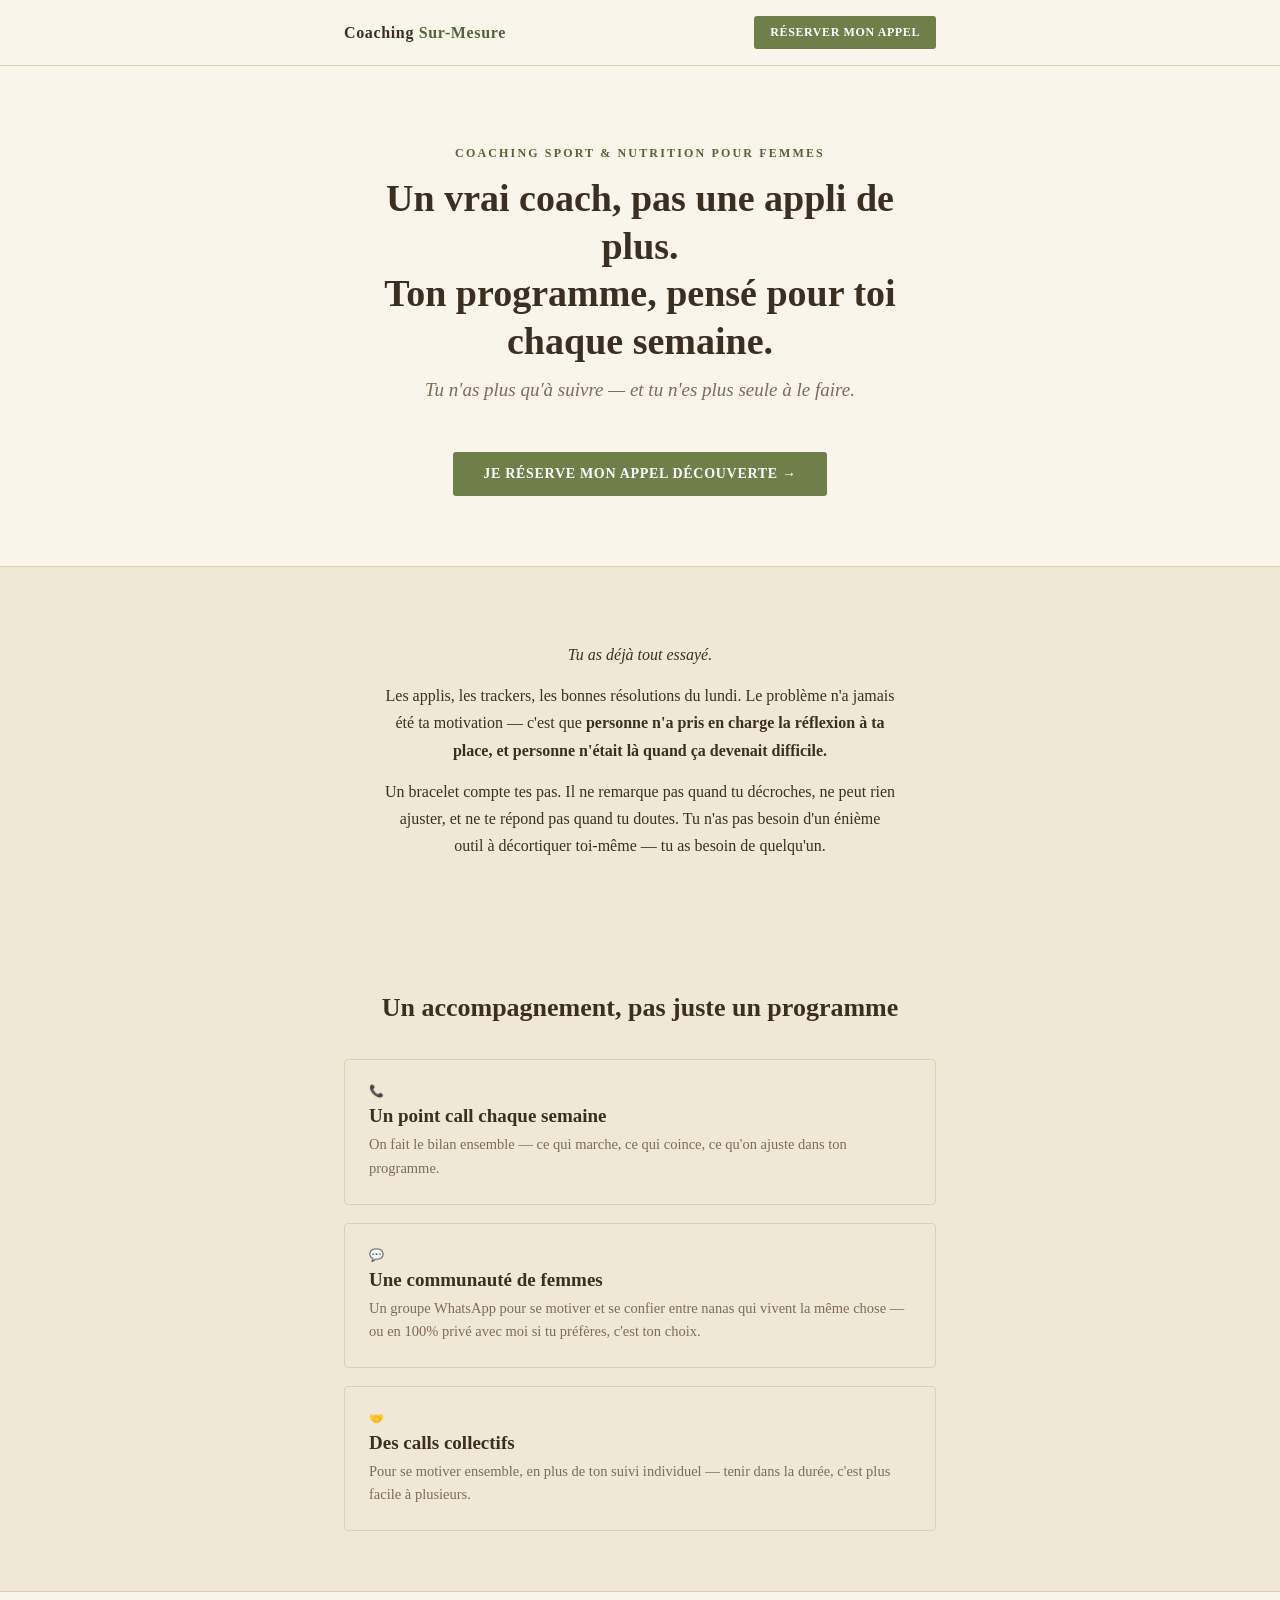
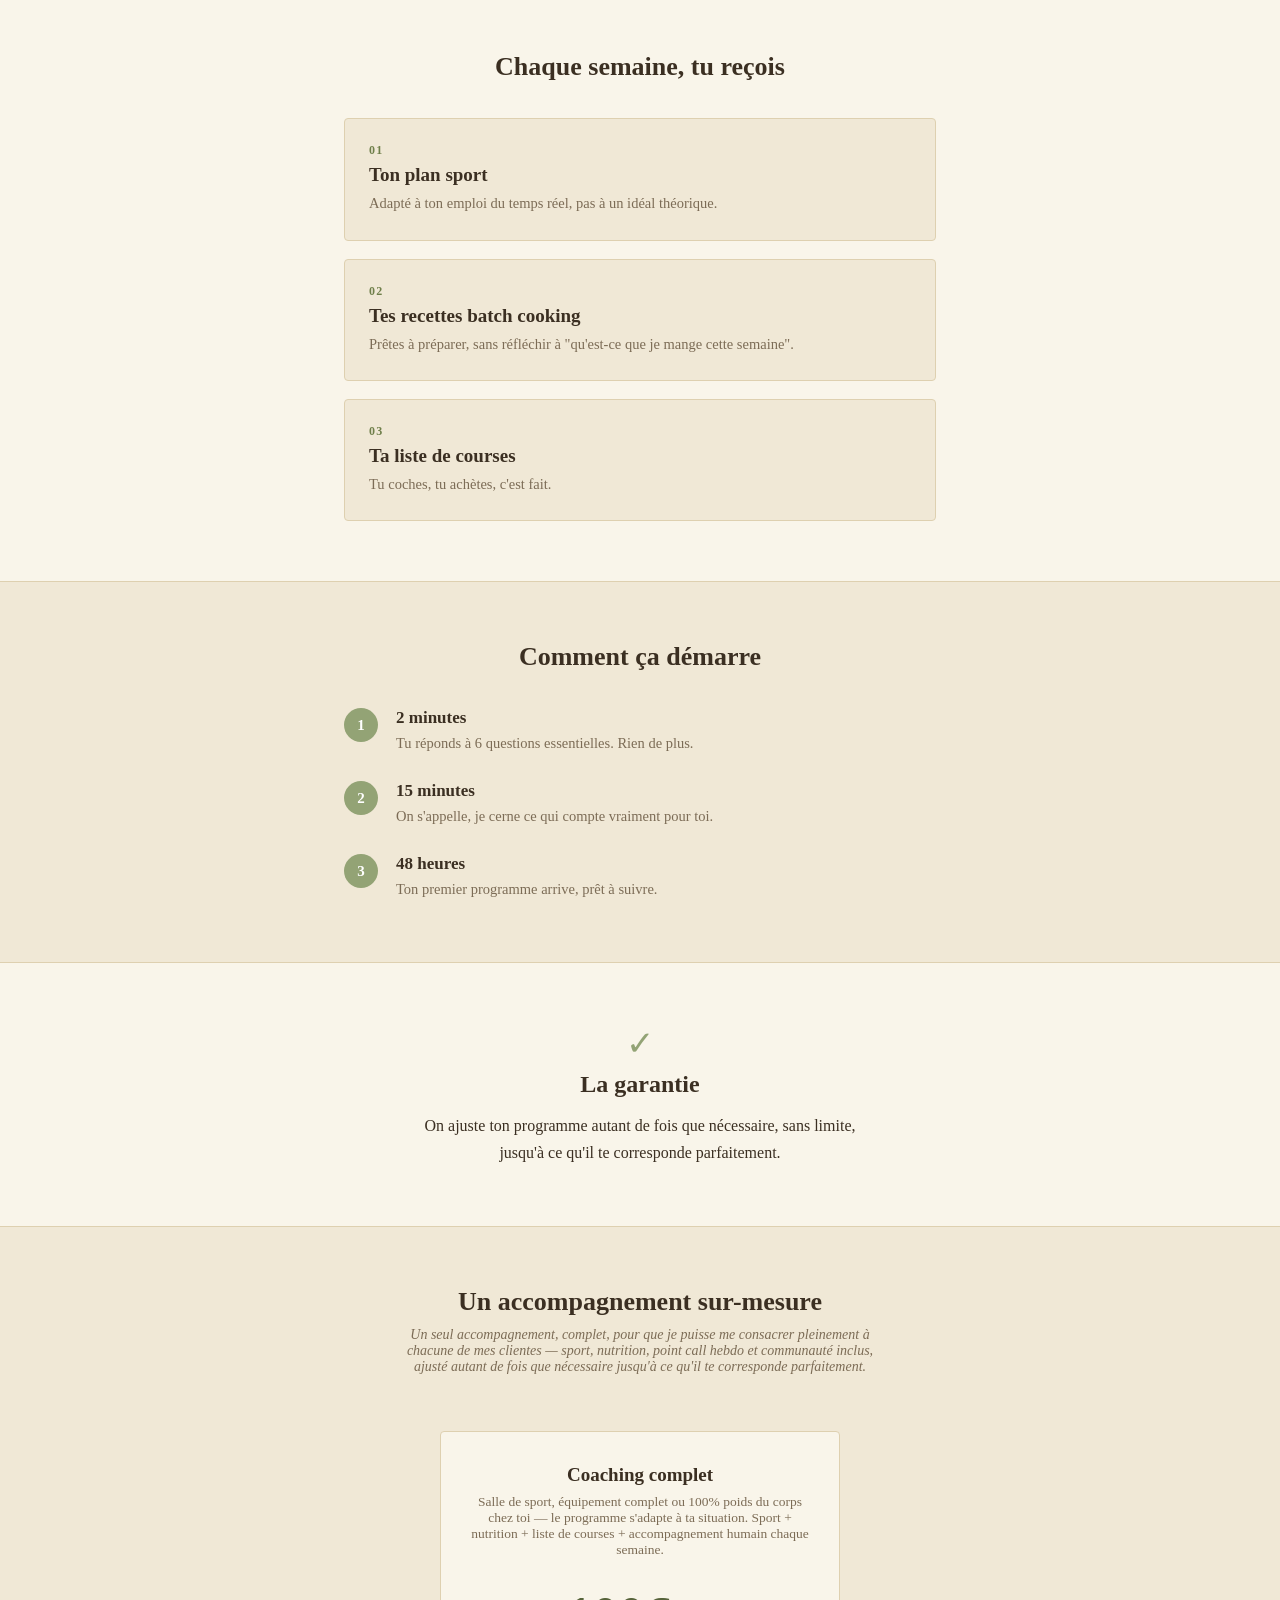
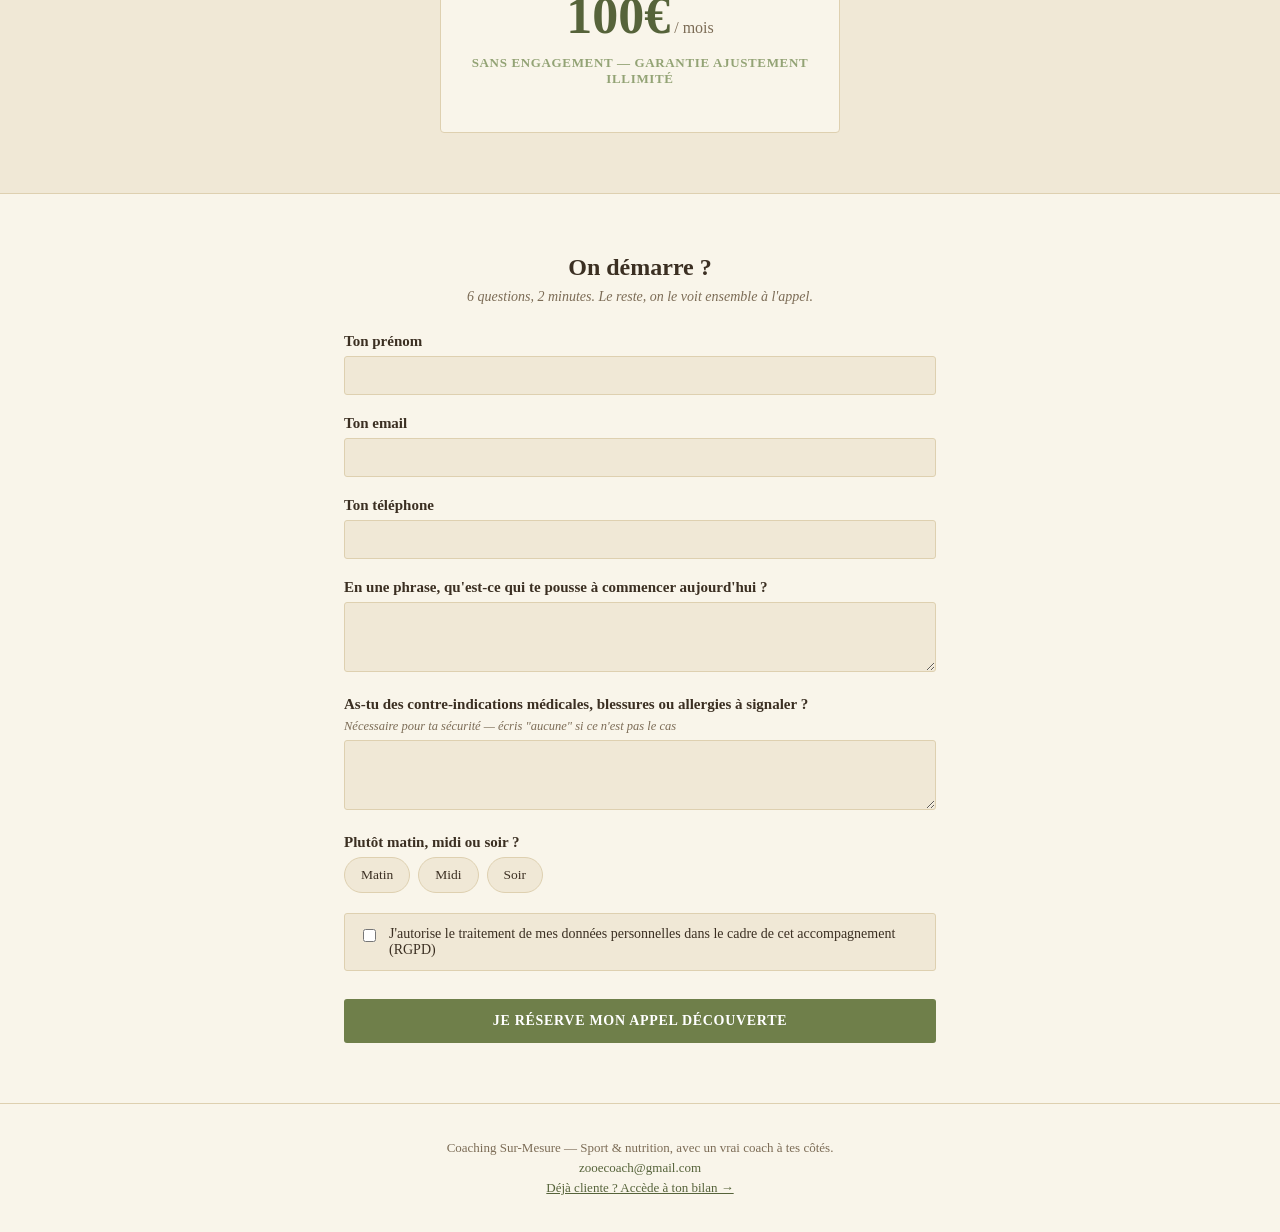
<file: index.html>
<!DOCTYPE html>
<html lang="fr">
<head>
<meta charset="UTF-8">
<meta name="viewport" content="width=device-width, initial-scale=1.0">
<title>Coaching Sur-Mesure — Un vrai coach, pas une appli, pour les femmes qui veulent bouger</title>
<meta name="description" content="Un programme sport et nutrition pensé pour toi chaque semaine, un point call hebdo, et une communauté de femmes pour ne plus avancer seule. Ajusté autant de fois que nécessaire.">
<link rel="stylesheet" href="styles.css">
</head>
<body>

<header class="site-header">
  <div class="header-inner">
    <a href="index.html" class="brand-mark">Coaching <em>Sur-Mesure</em></a>
    <a href="#form" class="header-cta">Réserver mon appel</a>
  </div>
</header>

<section class="hero">
  <div class="wrap">
    <div class="eyebrow">Coaching sport & nutrition pour femmes</div>
    <h1>Un vrai coach, pas une appli de plus.<br>Ton programme, pensé pour toi chaque semaine.</h1>
    <p class="lead">Tu n'as plus qu'à suivre — et tu n'es plus seule à le faire.</p>
    <a href="#form" class="btn-primary">Je réserve mon appel découverte →</a>
  </div>
</section>

<section class="empathy">
  <div class="wrap section-pad">
    <p class="big-line">Tu as déjà tout essayé.</p>
    <p>Les applis, les trackers, les bonnes résolutions du lundi. Le problème n'a jamais été ta motivation — c'est que <strong>personne n'a pris en charge la réflexion à ta place, et personne n'était là quand ça devenait difficile.</strong></p>
    <p>Un bracelet compte tes pas. Il ne remarque pas quand tu décroches, ne peut rien ajuster, et ne te répond pas quand tu doutes. Tu n'as pas besoin d'un énième outil à décortiquer toi-même — tu as besoin de quelqu'un.</p>
  </div>
</section>

<section class="connexion">
  <div class="wrap section-pad">
    <h2 style="text-align:center; font-size:26px; margin-bottom:36px;">Un accompagnement, pas juste un programme</h2>
    <div class="cards">
      <div class="item-card">
        <div class="num">📞</div>
        <h3>Un point call chaque semaine</h3>
        <p>On fait le bilan ensemble — ce qui marche, ce qui coince, ce qu'on ajuste dans ton programme.</p>
      </div>
      <div class="item-card">
        <div class="num">💬</div>
        <h3>Une communauté de femmes</h3>
        <p>Un groupe WhatsApp pour se motiver et se confier entre nanas qui vivent la même chose — ou en 100% privé avec moi si tu préfères, c'est ton choix.</p>
      </div>
      <div class="item-card">
        <div class="num">🤝</div>
        <h3>Des calls collectifs</h3>
        <p>Pour se motiver ensemble, en plus de ton suivi individuel — tenir dans la durée, c'est plus facile à plusieurs.</p>
      </div>
    </div>
  </div>
</section>

<section class="deliverable">
  <div class="wrap section-pad">
    <h2>Chaque semaine, tu reçois</h2>
    <div class="cards">
      <div class="item-card">
        <div class="num">01</div>
        <h3>Ton plan sport</h3>
        <p>Adapté à ton emploi du temps réel, pas à un idéal théorique.</p>
      </div>
      <div class="item-card">
        <div class="num">02</div>
        <h3>Tes recettes batch cooking</h3>
        <p>Prêtes à préparer, sans réfléchir à "qu'est-ce que je mange cette semaine".</p>
      </div>
      <div class="item-card">
        <div class="num">03</div>
        <h3>Ta liste de courses</h3>
        <p>Tu coches, tu achètes, c'est fait.</p>
      </div>
    </div>
  </div>
</section>

<section class="how">
  <div class="wrap section-pad">
    <h2>Comment ça démarre</h2>
    <div class="steps">
      <div class="step">
        <div class="step-num">1</div>
        <div>
          <h3>2 minutes</h3>
          <p>Tu réponds à 6 questions essentielles. Rien de plus.</p>
        </div>
      </div>
      <div class="step">
        <div class="step-num">2</div>
        <div>
          <h3>15 minutes</h3>
          <p>On s'appelle, je cerne ce qui compte vraiment pour toi.</p>
        </div>
      </div>
      <div class="step">
        <div class="step-num">3</div>
        <div>
          <h3>48 heures</h3>
          <p>Ton premier programme arrive, prêt à suivre.</p>
        </div>
      </div>
    </div>
  </div>
</section>

<section class="guarantee">
  <div class="wrap section-pad">
    <div class="guarantee-card">
      <div class="guarantee-mark">✓</div>
      <h2>La garantie</h2>
      <p>On ajuste ton programme autant de fois que nécessaire, sans limite, jusqu'à ce qu'il te corresponde parfaitement.</p>
    </div>
  </div>
</section>

<section class="pricing">
  <div class="wrap section-pad">
    <h2>Un accompagnement sur-mesure</h2>
    <p class="pricing-sub">Un seul accompagnement, complet, pour que je puisse me consacrer pleinement à chacune de mes clientes — sport, nutrition, point call hebdo et communauté inclus, ajusté autant de fois que nécessaire jusqu'à ce qu'il te corresponde parfaitement.</p>
    <div class="pricing-grid pricing-grid-single">
      <div class="card price-card">
        <h3>Coaching complet</h3>
        <p class="price-card-desc">Salle de sport, équipement complet ou 100% poids du corps chez toi — le programme s'adapte à ta situation. Sport + nutrition + liste de courses + accompagnement humain chaque semaine.</p>
        <div class="price-tag">
          <span class="price-amount">100€</span>
          <span class="price-period">/ mois</span>
        </div>
        <p class="price-note">Sans engagement — garantie ajustement illimité</p>
      </div>
    </div>
  </div>
</section>

<section class="form-section" id="form">
  <div class="wrap section-pad">
    <div id="app"></div>
  </div>
</section>

<footer class="site-footer">
  <div class="footer-inner">
    <p>Coaching Sur-Mesure — Sport & nutrition, avec un vrai coach à tes côtés.</p>
    <p class="footer-links"><a href="mailto:zooecoach@gmail.com">zooecoach@gmail.com</a></p>
    <p><a href="questionnaire.html">Déjà cliente ? Accède à ton bilan →</a></p>
  </div>
</footer>

<script>
  // Scroll-reveal for sections
  const sections = document.querySelectorAll('section');
  const observer = new IntersectionObserver((entries) => {
    entries.forEach(entry => { if(entry.isIntersecting) entry.target.classList.add('visible'); });
  }, { threshold: 0.12 });
  sections.forEach(s => observer.observe(s));

  // ---- Mini intake form (6 questions) ----
  const WEB3FORMS_KEY = "cae832a3-8f1c-45bd-9341-9e95689a3f1f";
  const COACH_EMAIL = "zooecoach@gmail.com";

  let answers = {};
  let submitted = false;
  let emailStatus = 'pending';

  function renderForm(){
    const app = document.getElementById('app');
    if(submitted){
      if(emailStatus === 'sent'){
        app.innerHTML = `
          <div class="thankyou">
            <div class="mark">✓</div>
            <h2>C'est envoyé !</h2>
            <p>Je te recontacte très vite pour notre appel découverte de 15 minutes.<br>En attendant, respire — le plus dur (te lancer) est fait.</p>
          </div>`;
      } else {
        const mailto = buildMailto();
        app.innerHTML = `
          <div class="thankyou">
            <div class="mark" style="color:var(--terracotta);">!</div>
            <h2>Presque !</h2>
            <p>L'envoi automatique n'a pas fonctionné. Clique ci-dessous pour m'envoyer tes réponses directement :</p>
            <a href="${mailto}" target="_blank" rel="noopener noreferrer" class="btn-fallback">📧 M'envoyer mes réponses</a>
          </div>`;
      }
      return;
    }

    app.innerHTML = `
      <div class="form-intro">
        <h2>On démarre ?</h2>
        <p>6 questions, 2 minutes. Le reste, on le voit ensemble à l'appel.</p>
      </div>
      <div class="field">
        <label class="q">Ton prénom</label>
        <input type="text" id="f-prenom" value="${answers.prenom||''}">
      </div>
      <div class="field">
        <label class="q">Ton email</label>
        <input type="email" id="f-email" value="${answers.email||''}">
      </div>
      <div class="field">
        <label class="q">Ton téléphone</label>
        <input type="tel" id="f-tel" value="${answers.tel||''}">
      </div>
      <div class="field">
        <label class="q">En une phrase, qu'est-ce qui te pousse à commencer aujourd'hui ?</label>
        <textarea id="f-motivation">${answers.motivation||''}</textarea>
      </div>
      <div class="field">
        <label class="q">As-tu des contre-indications médicales, blessures ou allergies à signaler ?</label>
        <div class="hint">Nécessaire pour ta sécurité — écris "aucune" si ce n'est pas le cas</div>
        <textarea id="f-sante">${answers.sante||''}</textarea>
      </div>
      <div class="field">
        <label class="q">Plutôt matin, midi ou soir ?</label>
        <div class="choices" id="f-moment">
          ${['Matin','Midi','Soir'].map(m => `<div class="choice ${answers.moment===m?'selected':''}" data-value="${m}">${m}</div>`).join('')}
        </div>
      </div>
      <div class="field">
        <label class="check-row">
          <input type="checkbox" id="f-rgpd" ${answers.rgpd?'checked':''}>
          <span>J'autorise le traitement de mes données personnelles dans le cadre de cet accompagnement (RGPD)</span>
        </label>
      </div>
      <button id="submit-btn">Je réserve mon appel découverte</button>
    `;

    document.getElementById('f-prenom').addEventListener('input', e => answers.prenom = e.target.value);
    document.getElementById('f-email').addEventListener('input', e => answers.email = e.target.value);
    document.getElementById('f-tel').addEventListener('input', e => answers.tel = e.target.value);
    document.getElementById('f-motivation').addEventListener('input', e => answers.motivation = e.target.value);
    document.getElementById('f-sante').addEventListener('input', e => answers.sante = e.target.value);
    document.getElementById('f-rgpd').addEventListener('change', e => answers.rgpd = e.target.checked);
    document.querySelectorAll('#f-moment .choice').forEach(chip => {
      chip.addEventListener('click', () => { answers.moment = chip.dataset.value; renderForm(); });
    });
    document.getElementById('submit-btn').addEventListener('click', onSubmit);
  }

  function buildPlainText(){
    return `Nouvelle prospect — Coaching Sur-Mesure\n\n` +
      `Prénom : ${answers.prenom||''}\n` +
      `Email : ${answers.email||''}\n` +
      `Téléphone : ${answers.tel||''}\n` +
      `Motivation : ${answers.motivation||''}\n` +
      `Santé / contre-indications : ${answers.sante||''}\n` +
      `Moment préféré : ${answers.moment||''}\n` +
      `RGPD : ${answers.rgpd ? 'Oui' : 'Non'}\n`;
  }

  function buildMailto(){
    const subject = `Nouvelle prospect — ${answers.prenom||'Sans nom'}`;
    return `mailto:${COACH_EMAIL}?subject=${encodeURIComponent(subject)}&body=${encodeURIComponent(buildPlainText())}`;
  }

  async function onSubmit(){
    if(!answers.prenom || !answers.email){
      alert("Merci de renseigner au moins ton prénom et ton email.");
      return;
    }
    if(!answers.rgpd){
      alert("Merci de cocher la case RGPD pour continuer.");
      return;
    }
    const btn = document.getElementById('submit-btn');
    btn.disabled = true;
    btn.textContent = 'Envoi en cours...';

    try{
      const res = await fetch('https://api.web3forms.com/submit', {
        method: 'POST',
        headers: { 'Content-Type': 'application/json', 'Accept': 'application/json' },
        body: JSON.stringify({
          access_key: WEB3FORMS_KEY,
          subject: `Nouvelle prospect — ${answers.prenom}`,
          from_name: `Coaching Sur-Mesure — ${answers.prenom}`,
          email: COACH_EMAIL,
          message: buildPlainText(),
        })
      });
      const data = await res.json();
      emailStatus = (res.ok && data.success) ? 'sent' : 'failed';
    } catch(e){
      emailStatus = 'failed';
    }
    submitted = true;
    renderForm();
  }

  renderForm();
</script>
</body>
</html>
</file>
<file: styles.css>
:root{
  color-scheme: light;
  --cream:#F0E8D6;
  --cream-light:#F9F5EA;
  --terracotta:#6F7F4A;
  --terracotta-dark:#56633A;
  --sage:#93A375;
  --sage-light:#E6EAD9;
  --ink:#3B2F22;
  --ink-light:#7C6C56;
  --line:#DED0B0;
}

*{box-sizing:border-box;}
html,body{ margin:0; background:var(--cream); }
body{
  color:var(--ink);
  font-family: Georgia, 'Iowan Old Style', Palatino, 'Palatino Linotype', serif;
}
h1,h2,h3{ font-family: Georgia, 'Iowan Old Style', Palatino, serif; margin:0; }
.wrap{ max-width:640px; margin:0 auto; padding:0 24px; }
a{ color:var(--terracotta-dark); }

/* ---- Header ---- */
.site-header{
  position:sticky; top:0; z-index:10;
  background:var(--cream-light); border-bottom:1px solid var(--line);
}
.header-inner{
  display:flex; align-items:center; justify-content:space-between;
  padding:16px 24px; max-width:640px; margin:0 auto;
}
.brand-mark{
  font-family: Georgia, serif; font-size:16px; letter-spacing:0.04em;
  color:var(--ink); text-decoration:none; font-weight:600;
}
.brand-mark em{ color:var(--terracotta-dark); font-style:normal; }
.header-cta{
  font-size:12px; letter-spacing:0.05em; text-transform:uppercase; font-weight:600;
  color:#fff; background:var(--terracotta); text-decoration:none;
  padding:9px 16px; border-radius:3px; white-space:nowrap;
}
.header-cta:hover{ background:var(--terracotta-dark); }

/* ---- Footer ---- */
.site-footer{ border-top:1px solid var(--line); background:var(--cream-light); }
.footer-inner{ max-width:640px; margin:0 auto; padding:32px 24px; text-align:center; }
.footer-inner p{ color:var(--ink-light); font-size:13px; margin:4px 0; }
.footer-links a{ text-decoration:none; }
.footer-back{ font-size:13px; color:var(--ink-light); text-decoration:underline; }

/* ---- Sections / reveal ---- */
section{ opacity:0; transform:translateY(16px); transition:opacity .6s ease, transform .6s ease; }
section.visible{ opacity:1; transform:translateY(0); }
.wrap.section-pad{ padding:60px 24px; }

/* ---- Hero ---- */
.hero{ text-align:center; background:var(--cream-light); border-bottom:1px solid var(--line); }
.hero .wrap{ padding-top:80px; padding-bottom:70px; }
.eyebrow{ letter-spacing:0.18em; text-transform:uppercase; font-size:12px; color:var(--terracotta-dark); font-weight:600; }
.hero h1{ font-size:38px; line-height:1.25; margin-top:14px; color:var(--ink); }
.lead{ font-size:19px; font-style:italic; color:var(--ink-light); margin-top:14px; }
a.btn-primary{
  display:inline-block; margin-top:32px; background:var(--terracotta); color:#fff;
  text-decoration:none; padding:14px 30px; border-radius:3px; font-size:14px;
  letter-spacing:0.05em; text-transform:uppercase; font-weight:600;
}
a.btn-primary:hover{ background:var(--terracotta-dark); }

/* ---- Empathy ---- */
.empathy .wrap{ text-align:center; max-width:560px; }
.big-line{ font-size:24px; font-style:italic; color:var(--terracotta-dark); margin-bottom:20px; }
.empathy p{ font-size:16px; line-height:1.7; color:var(--ink); margin:14px 0; }

/* ---- Deliverable cards ---- */
.deliverable{ background:var(--cream-light); border-top:1px solid var(--line); border-bottom:1px solid var(--line); }
.deliverable h2{ text-align:center; font-size:26px; margin-bottom:36px; }
.cards{ display:flex; flex-direction:column; gap:18px; }
.item-card{ background:var(--cream); border:1px solid var(--line); border-radius:4px; padding:24px; }
.item-card .num{ font-size:12px; color:var(--terracotta); font-weight:600; letter-spacing:0.1em; }
.item-card h3{ font-size:19px; margin-top:6px; margin-bottom:6px; }
.item-card p{ font-size:14.5px; color:var(--ink-light); margin:0; line-height:1.6; }

/* ---- Steps ---- */
.how h2{ text-align:center; font-size:26px; margin-bottom:36px; }
.steps{ display:flex; flex-direction:column; gap:26px; }
.step{ display:flex; gap:18px; align-items:flex-start; }
.step-num{
  flex-shrink:0; width:34px; height:34px; border-radius:50%; background:var(--sage);
  color:#fff; display:flex; align-items:center; justify-content:center; font-size:15px; font-weight:600;
}
.step h3{ font-size:17px; margin-bottom:4px; }
.step p{ font-size:14.5px; color:var(--ink-light); margin:0; line-height:1.6; }

/* ---- Guarantee ---- */
.guarantee{ background:var(--cream-light); border-top:1px solid var(--line); border-bottom:1px solid var(--line); }
.guarantee-card{ text-align:center; }
.guarantee-mark{ font-size:34px; color:var(--sage); margin-bottom:8px; }
.guarantee h2{ font-size:24px; margin-bottom:14px; }
.guarantee p{ font-size:16px; line-height:1.7; color:var(--ink); max-width:460px; margin:0 auto; }

/* ---- Pricing ---- */
.pricing{ text-align:center; }
.pricing h2{ font-size:26px; }
.pricing-sub{ font-size:14px; color:var(--ink-light); font-style:italic; margin-top:10px; max-width:480px; margin-left:auto; margin-right:auto; }
.pricing-grid{ display:grid; grid-template-columns:1fr 1fr; gap:24px; max-width:760px; margin:36px auto 0; }
@media (max-width:640px){ .pricing-grid{ grid-template-columns:1fr; } }
.pricing-grid-single{ grid-template-columns:1fr; max-width:400px; }
.price-card{ margin-top:0; }
.price-card h3{ font-size:19px; }
.price-card-desc{ font-size:13.5px; color:var(--ink-light); margin-top:8px; min-height:42px; }
.price-tag{ margin-top:28px; }
.price-amount{ font-size:52px; color:var(--terracotta-dark); font-weight:600; }
.price-period{ font-size:16px; color:var(--ink-light); }
.price-note{ margin-top:10px; font-size:13px; color:var(--sage); text-transform:uppercase; letter-spacing:0.05em; font-weight:600; }

.form-section{ background:var(--cream-light); border-top:1px solid var(--line); }

/* ---- Forms (shared: mini-form + questionnaire) ---- */
.form-intro{ text-align:center; margin-bottom:28px; }
.form-intro h2{ font-size:24px; }
.form-intro p{ color:var(--ink-light); font-size:14px; margin-top:8px; font-style:italic; }
.field{ margin-bottom:20px; }
.field label.q{ display:block; font-weight:600; font-size:15px; margin-bottom:6px; color:var(--ink); }
.field .hint{ font-size:12.5px; color:var(--ink-light); font-style:italic; margin-bottom:6px; }
input[type=text], input[type=email], input[type=tel], input[type=number], textarea, select{
  width:100%; font-family: Georgia, serif; font-size:15px; padding:10px 12px;
  border:1px solid var(--line); border-radius:3px; background:var(--cream); color:var(--ink);
}
input:focus, textarea:focus, select:focus{ outline:2px solid var(--sage); outline-offset:1px; border-color:var(--sage); }
textarea{ min-height:70px; resize:vertical; }
.choices{ display:flex; flex-wrap:wrap; gap:8px; }
.choice{
  padding:9px 16px; border:1px solid var(--line); border-radius:20px; font-size:13.5px;
  cursor:pointer; background:var(--cream); color:var(--ink); transition:all .15s ease; user-select:none;
}
.choice:hover{ border-color:var(--sage); }
.choice.selected{ background:var(--terracotta); border-color:var(--terracotta); color:#fff; }
.choice.selected.multi{ background:var(--sage); border-color:var(--sage); }
.check-row{ display:flex; align-items:flex-start; gap:10px; padding:12px 14px; background:var(--cream); border:1px solid var(--line); border-radius:3px; cursor:pointer; }
.check-row input{ margin-top:3px; width:auto; }
.check-row span{ font-size:14px; }
button{
  font-family: Georgia, serif; font-size:14px; letter-spacing:0.05em; text-transform:uppercase; font-weight:600;
  padding:14px 30px; border-radius:3px; border:none; cursor:pointer; width:100%;
  background:var(--terracotta); color:#fff; margin-top:8px;
}
button:hover:not(:disabled){ background:var(--terracotta-dark); }
button:disabled{ opacity:0.5; cursor:not-allowed; }
.thankyou{ text-align:center; padding:30px 10px; }
.thankyou .mark{ font-size:38px; color:var(--sage); margin-bottom:12px; }
.thankyou h2{ font-size:24px; }
.thankyou p{ color:var(--ink-light); margin-top:10px; line-height:1.6; }
a.btn-fallback{ display:inline-block; margin-top:18px; text-decoration:none; color:#fff; background:var(--terracotta); padding:12px 24px; border-radius:3px; font-size:13px; text-transform:uppercase; letter-spacing:0.05em; font-weight:600; }

/* ---- Questionnaire page (multi-step) ---- */
.q-wrap{ max-width:640px; margin:0 auto; padding:32px 20px 80px; }
.progress-track{ height:3px; background:var(--line); border-radius:2px; margin:24px 0 8px; overflow:hidden; }
.progress-fill{ height:100%; background:var(--terracotta); transition:width .4s ease; }
.progress-label{ font-size:12px; color:var(--ink-light); text-align:right; letter-spacing:0.04em; }
.card{ background:var(--cream-light); border:1px solid var(--line); border-radius:4px; padding:32px 28px; margin-top:20px; }
.section-num{ font-size:13px; color:var(--terracotta); font-weight:600; letter-spacing:0.1em; }
.section-title{ font-size:22px; margin-top:4px; margin-bottom:4px; color:var(--ink); }
.section-sub{ color:var(--ink-light); font-size:14px; font-style:italic; margin-bottom:20px; }
.nav-row{ display:flex; justify-content:space-between; align-items:center; margin-top:28px; }
.q-wrap button{ width:auto; font-size:13px; padding:12px 26px; text-transform:uppercase; }
.btn-ghost{ background:transparent !important; color:var(--ink-light) !important; border:1px solid var(--line) !important; }
.btn-ghost:hover{ border-color:var(--ink-light) !important; }
.intro-actions{ text-align:center; margin-top:28px; }
.detail-row{ padding:9px 0; border-bottom:1px dashed var(--line); font-size:13.5px; }
.detail-row:last-child{ border-bottom:none; }
.detail-row .k{ color:var(--terracotta-dark); font-weight:600; display:block; margin-bottom:2px; font-size:12px; text-transform:uppercase; letter-spacing:0.04em; }

@media (max-width:480px){
  .hero h1{ font-size:30px; }
  .header-cta{ padding:8px 12px; font-size:11px; }
}

/* ---- Générateur (outil interne) ---- */
.gen-wrap{ max-width:900px; margin:0 auto; padding:32px 20px 80px; }
.passcode-box{ max-width:400px; margin:80px auto; text-align:center; }
.passcode-box input{ max-width:200px; margin:14px auto; text-align:center; letter-spacing:0.2em; }
.gen-form-grid{ display:grid; grid-template-columns:1fr 1fr; gap:18px 20px; }
@media (max-width:640px){ .gen-form-grid{ grid-template-columns:1fr; } }
.gen-form-grid .field{ margin-bottom:0; }
.field-full{ grid-column:1 / -1; }
.checkbox-list{ display:flex; flex-wrap:wrap; gap:8px; }
.checkbox-chip{ display:flex; align-items:center; gap:6px; padding:7px 12px; border:1px solid var(--line); border-radius:20px; font-size:13px; background:var(--cream); cursor:pointer; }
.checkbox-chip input{ width:auto; margin:0; }
fieldset{ border:1px solid var(--line); border-radius:4px; padding:16px 18px; margin:0 0 20px; }
legend{ font-weight:600; font-size:13px; text-transform:uppercase; letter-spacing:0.05em; color:var(--terracotta-dark); padding:0 6px; }
.plan-day{ background:var(--cream-light); border:1px solid var(--line); border-radius:4px; padding:20px 22px; margin-bottom:14px; }
.plan-day h3{ font-size:17px; margin-bottom:2px; }
.plan-day .day-meta{ font-size:12.5px; color:var(--ink-light); font-style:italic; margin-bottom:12px; }
.plan-table-wrap{ overflow-x:auto; }
.plan-table{ width:100%; border-collapse:collapse; font-size:13.5px; }
.plan-table th{ text-align:left; font-size:11px; text-transform:uppercase; letter-spacing:0.04em; color:var(--ink-light); padding:6px 8px; border-bottom:1px solid var(--line); }
.plan-table td{ padding:7px 8px; border-bottom:1px dashed var(--line); }
.plan-table tr:last-child td{ border-bottom:none; }
.meal-row{ display:flex; justify-content:space-between; gap:10px; padding:6px 0; border-bottom:1px dashed var(--line); font-size:13.5px; }
.meal-row:last-child{ border-bottom:none; }
.meal-row .slot{ color:var(--ink-light); font-size:11px; text-transform:uppercase; letter-spacing:0.04em; min-width:110px; }
.meal-row summary::-webkit-details-marker{ display:none; }
.meal-row summary{ font-size:13.5px; }
.meal-detail{ margin-top:10px; padding:12px 14px; background:var(--cream); border:1px solid var(--line); border-radius:3px; font-size:12.5px; line-height:1.6; }
.shopping-grid{ columns:2; column-gap:30px; font-size:13.5px; }
@media (max-width:640px){ .shopping-grid{ columns:1; } }
.shopping-grid div{ padding:4px 0; border-bottom:1px dashed var(--line); break-inside:avoid; }
.summary-stats{ display:flex; gap:24px; flex-wrap:wrap; margin:18px 0 28px; }
.stat-block{ background:var(--cream-light); border:1px solid var(--line); border-radius:4px; padding:14px 20px; }
.stat-block .n{ font-size:26px; color:var(--terracotta-dark); font-weight:600; }
.stat-block .l{ font-size:12px; color:var(--ink-light); text-transform:uppercase; letter-spacing:0.04em; }
.results-actions{ display:flex; gap:10px; margin:10px 0 30px; flex-wrap:wrap; }
.results-actions button{ width:auto; }
@media print{
  .site-header, .site-footer, #form-section, .results-actions{ display:none !important; }
  body{ background:#fff; }
  .plan-day{ break-inside:avoid; border:1px solid #ccc; }
}
</file>
